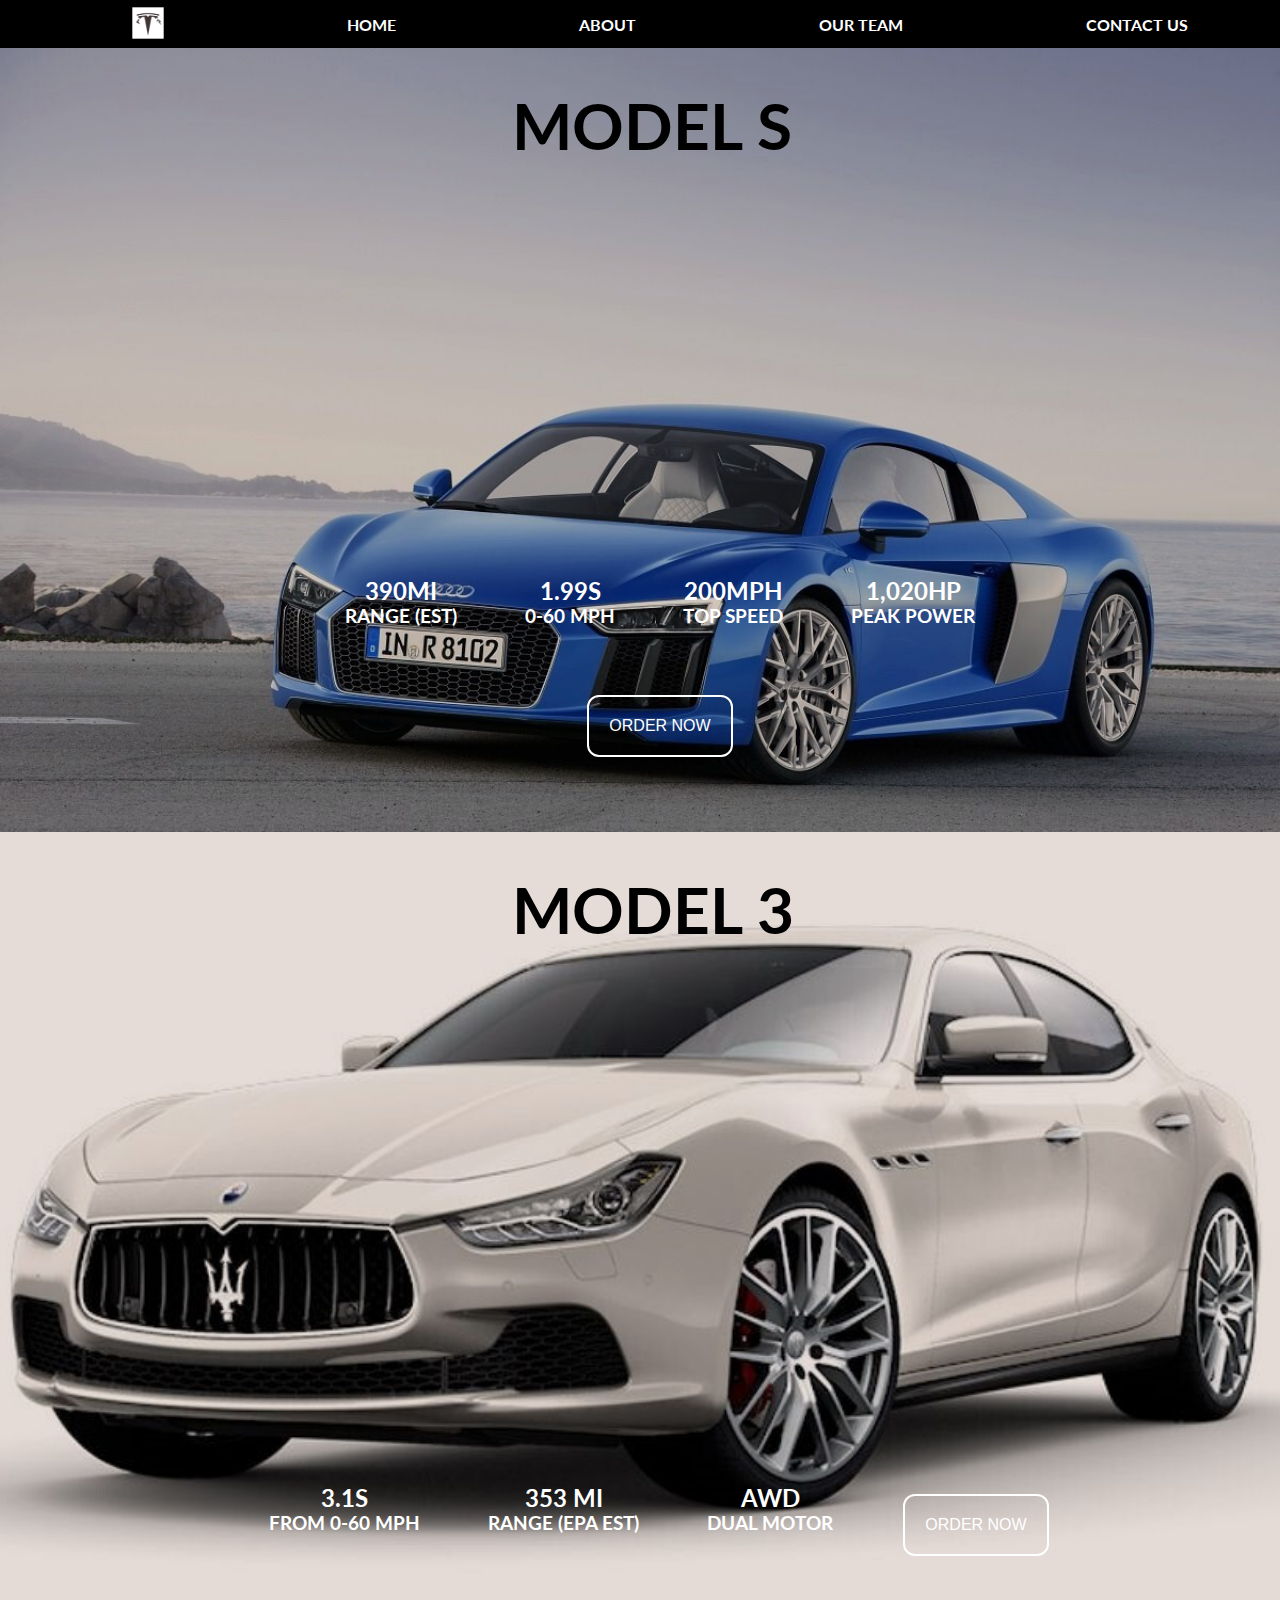
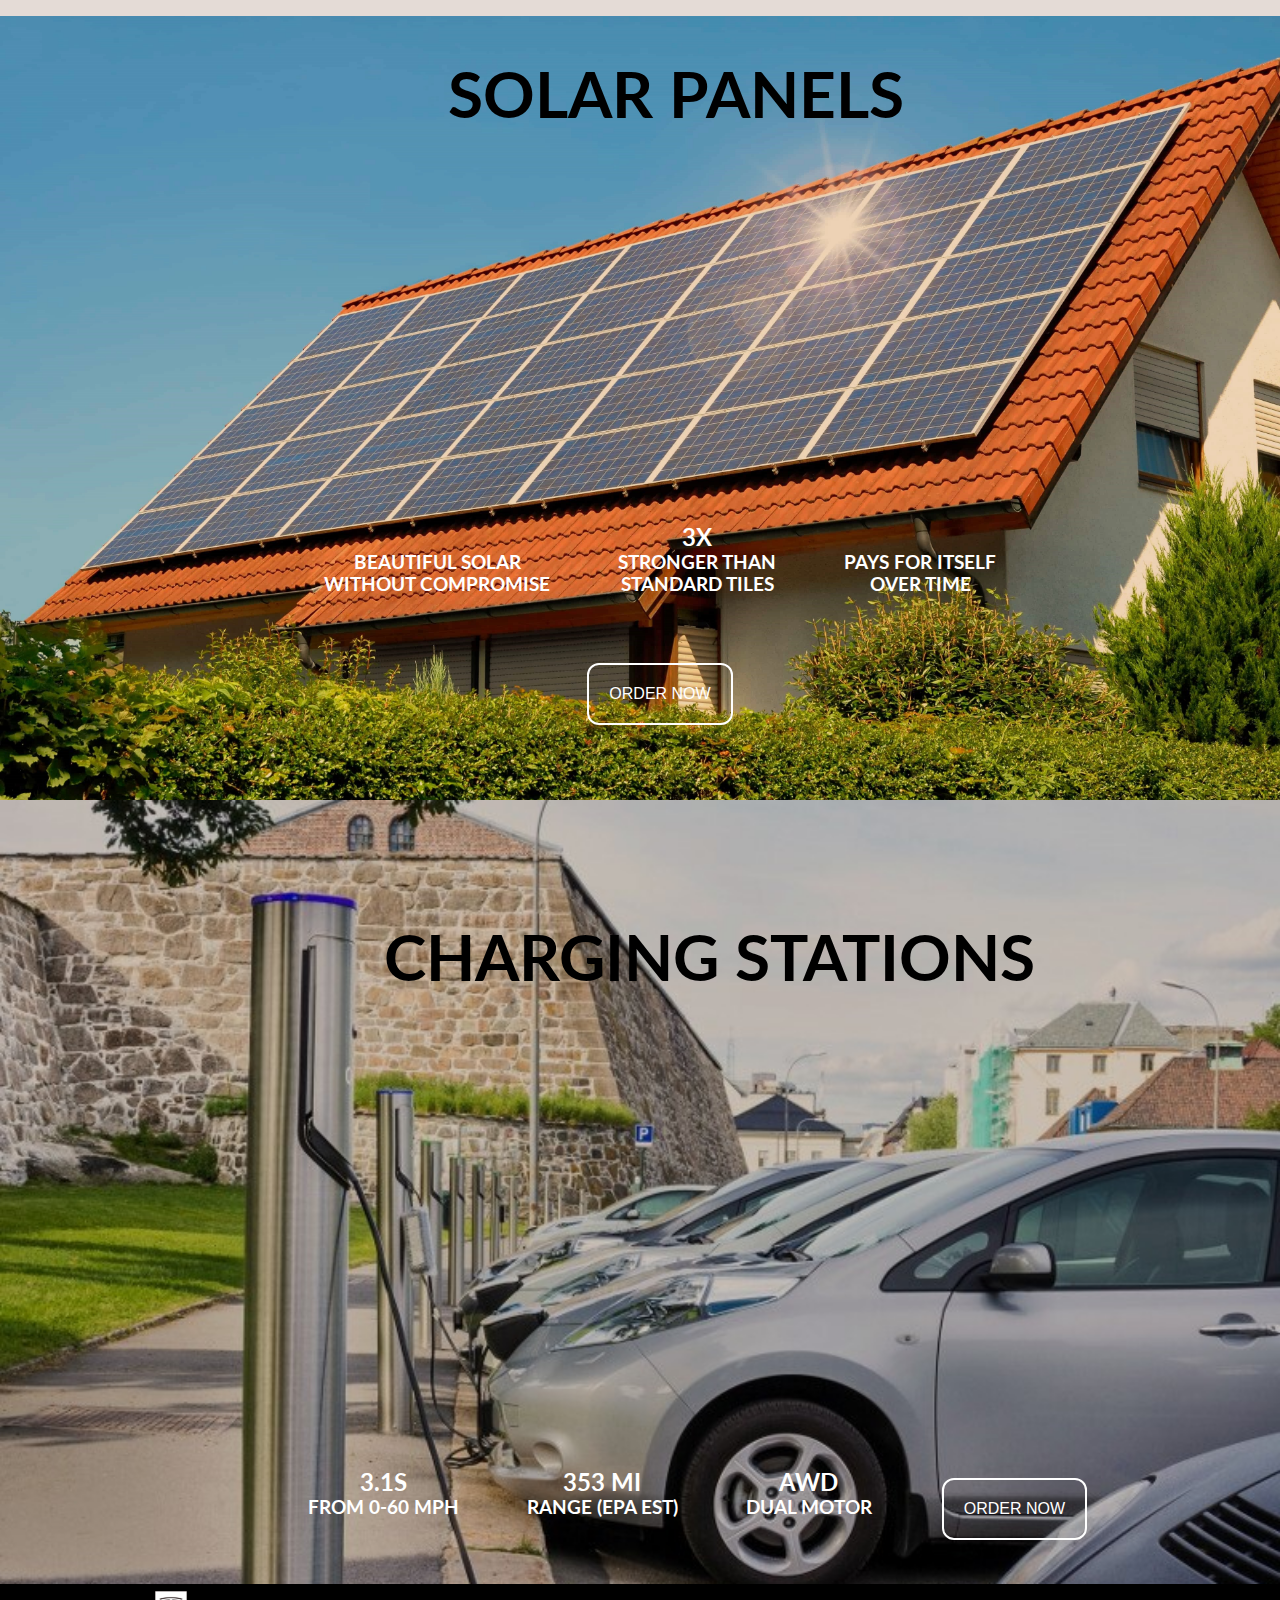
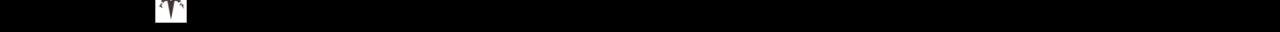
<file: index.html>
<!DOCTYPE html>
<html lang="en">
<head>
    <meta charset="UTF-8">
    <meta http-equiv="X-UA-Compatible" content="IE=edge">
    <meta name="viewport" content="width=device-width, initial-scale=1.0">
    <link rel="preconnect" href="https://fonts.gstatic.com">
    <link href="https://fonts.googleapis.com/css2?family=Lato:wght@700&display=swap" rel="stylesheet">
    <link rel="stylesheet" href="https://cdnjs.cloudflare.com/ajax/libs/font-awesome/5.15.2/css/all.min.css" integrity="sha512-HK5fgLBL+xu6dm/Ii3z4xhlSUyZgTT9tuc/hSrtw6uzJOvgRr2a9jyxxT1ely+B+xFAmJKVSTbpM/CuL7qxO8w==" crossorigin="anonymous" />
    <link href="style.css" rel="stylesheet">
    <title>Home</title>
</head>
<body>
    <!--header-->
    <header>
        
        <ul class="nav header">
            <li class="nav bar image">
                <img src="./image/logo2.png"> 
            </li>
            <li class="nav bar home" ><a href="./index.html">Home</a></li>
            <li class="nav bar about"><a href="./about.html">About</a></li>
            <li class="nav bar our-team"><a href="./our-team.html">Our Team</a></li>
            <li class="nav bar contact-us"><a href="./contact-us.html">Contact Us</a></li>
            
        </ul>

    </header>

    <!--/header-->
    
    <!--main-->
    <main>
        <div class= "strip one">
           <h1>model s</h1>
           <ul class="strip footer">
            <li>
                  <h2>390mi</h2> 
                  <h3>Range (est)</h3>
            </li>
            <li>  
                <h2>1.99s</h2> 
                <h3>0-60 mph</h3>
            </li>
            <li>
                <h2>200mph</h2> 
                <h3>Top Speed</h3>  
            </li>
            <li>
                <h2>1,020hp</h2> 
                <h3>Peak Power</h3> 
            </li>
            <li class="strip button" ><a href="https://www.tesla.com/models/design#overview" target="_blank"> <button>ORDER NOW</button></a></li>
           </ul>
        </div>

        <div class= "strip two">
            <h1>model 3</h1>
            <ul class="strip footer">
                <li>
                    <h2>3.1s</h2> 
                    <h3>From 0-60 mph</h3>
              </li>
                 <li>  
                  <h2>353 mi</h2> 
                  <h3>Range (EPA est)</h3>
              </li>
              <li>
                  <h2>AWD</h2> 
                  <h3>Dual Motor</h3>  
              </li>
              <li class="strip button"><a href="https://www.tesla.com/models/design#overview" target="_blank"> <button>ORDER NOW</button></a></li>
            </ul>
        </div>

        <div class= "strip three">
            <h1>Solar Panels</h1>
            <ul class="strip footer">
                <li>
                    <h2></h2> 
                    <h3>Beautiful Solar </br> Without Compromise</h3>
              </li>
                 <li>  
                  <h2>3X</h2> 
                  <h3>Stronger Than </br> Standard Tiles</h3>
              </li>
              <li>
                  <h2></h2> 
                  <h3>Pays For Itself </br> Over Time</h3>  
              </li>
              <li class="strip button"><a href="https://www.tesla.com/models/design#overview" target="_blank"> <button>ORDER NOW</button></a></li>
            </ul>
        </div>

        <div class= "strip four">
            <h1>charging stations</h1>
            <ul class="strip footer">
                <li>
                    <h2>3.1s</h2> 
                    <h3>From 0-60 mph</h3>
              </li>
                 <li>  
                  <h2>353 mi</h2> 
                  <h3>Range (EPA est)</h3>
              </li>
              <li>
                  <h2>AWD</h2> 
                  <h3>Dual Motor</h3>  
              </li>
              <li class="strip button"><a href="https://www.tesla.com/models/design#overview" target="_blank"> <button>ORDER NOW</button></a></li>
            </ul>
        </div>


    </main>
    <!--/main-->

    <!--footer-->
    <footer>
        
        <ul class="nav footer">
            <li class="nav bar image">© &nbsp;&nbsp;&nbsp;
                <img src="./image/logo2.png"> 
            </li>
            <li class="nav bar" ><a href="https://www.facebook.com/" target="_blank"><i class="fab fa-facebook-square"></i></a></li>
            <li class="nav bar"><a href="https://www.instagram.com/" target="_blank"><i class="fab fa-instagram-square"></i></a></li>
            <li class="nav bar"><a href="https://mail.google.com/" target="_blank"><i class="fas fa-envelope-square"></i></a></li>
            <li class="nav bar "><a href="https://twitter.com/" target="_blank"><i class="fab fa-twitter-square"></i></a></li>


            
        </ul>
    </footer>

    <!--/footer-->


</body>
</html>
</file>
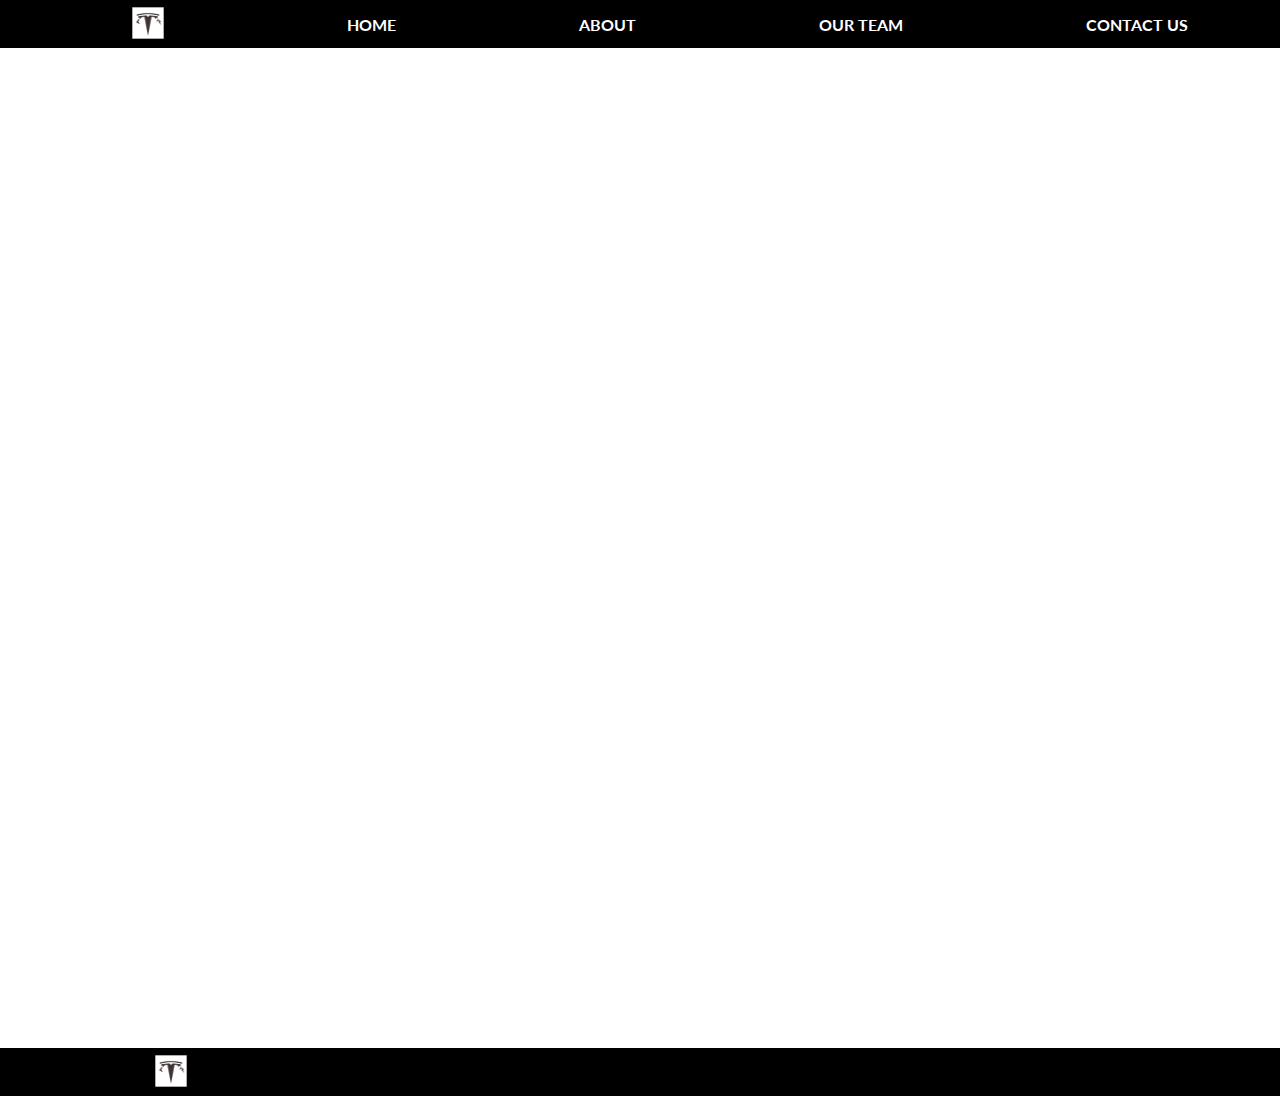
<file: about.html>
<!DOCTYPE html>
<html lang="en">
<head>
    <meta charset="UTF-8">
    <meta http-equiv="X-UA-Compatible" content="IE=edge">
    <meta name="viewport" content="width=device-width, initial-scale=1.0">
    <link rel="preconnect" href="https://fonts.gstatic.com">
    <link href="https://fonts.googleapis.com/css2?family=Lato:wght@700&display=swap" rel="stylesheet">
    <link rel="stylesheet" href="https://cdnjs.cloudflare.com/ajax/libs/font-awesome/5.15.2/css/all.min.css" integrity="sha512-HK5fgLBL+xu6dm/Ii3z4xhlSUyZgTT9tuc/hSrtw6uzJOvgRr2a9jyxxT1ely+B+xFAmJKVSTbpM/CuL7qxO8w==" crossorigin="anonymous" />
    <link href="style.css" rel="stylesheet">
    <title>About</title>
</head>
<body>
     <!--header-->
     <header>
        
        <ul class="nav header">
            <li class="nav bar image">
                <img src="./image/logo2.png"> 
            </li>
            <li class="nav bar home" ><a href="./index.html">Home</a></li>
            <li class="nav bar about"><a href="./about.html">About</a></li>
            <li class="nav bar our-team"><a href="./our-team.html">Our Team</a></li>
            <li class="nav bar contact-us"><a href="./contact-us.html">Contact Us</a></li>
            
        </ul>

    </header>

    <!--/header-->

    <!--main-->
    <div class="about model-image">
        <div class="about content">
            <h1>about us</h1>
            <br>
            <br>
            <br>
            <p>
                Keff-La, Inc. is an Israeli electric vehicle and
                <br> clean energy company based in Tel-Aviv, Israel.
                <br> Keff-La's current products include electric cars,
                <br>battery energy storage from home to grid scale, solar
                <br>panels and solar roof tiles, as well as other
                <br> related products and services.
                <br>
                <br>Keff-La is ranked as the world's best-selling plug-in and 
                <br> battery electric passenger car manufacturer, with a market
                <br>share of 16% of the plug-in segment and 23% of the battery
                <br>electric segment 2020 sales.
            </p>

        </div>
    </div>

    <!--/main-->

     <!--footer-->
     <footer>
        <ul class="nav footer">
            <li class="nav bar image">© &nbsp;&nbsp;&nbsp;
                <img src="./image/logo2.png"> 
            </li>
            <li class="nav bar" ><a href="https://www.facebook.com/" target="_blank"><i class="fab fa-facebook-square"></i></a></li>
            <li class="nav bar"><a href="https://www.instagram.com/" target="_blank"><i class="fab fa-instagram-square"></i></a></li>
            <li class="nav bar"><a href="https://mail.google.com/" target="_blank"><i class="fas fa-envelope-square"></i></a></li>
            <li class="nav bar "><a href="https://twitter.com/" target="_blank"><i class="fab fa-twitter-square"></i></a></li>
        </ul>

        
    </footer>

    <!--/footer-->
    
</body>
</html>
</file>
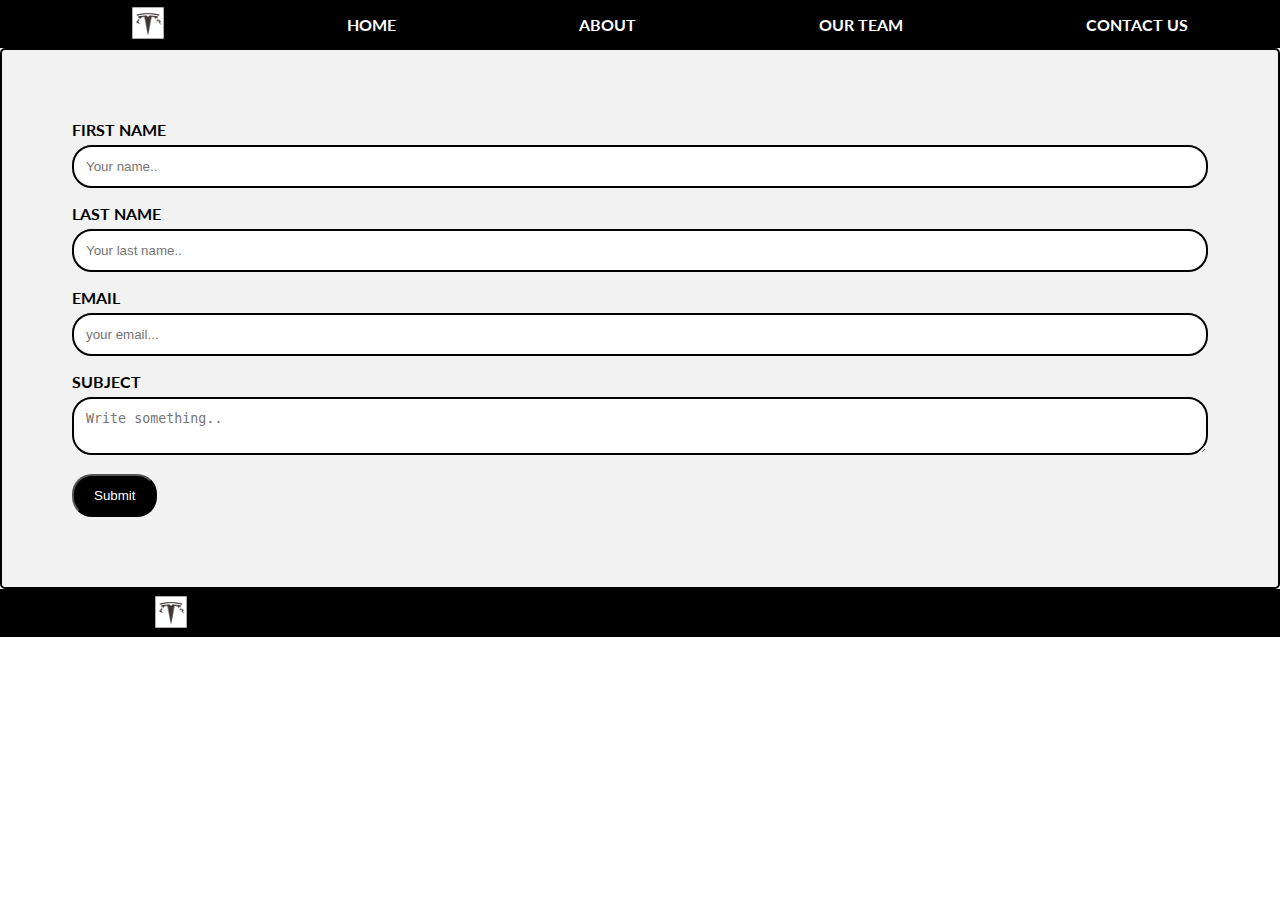
<file: contact-us.html>
<!DOCTYPE html>
<html lang="en">
<head>
    <meta charset="UTF-8">
    <meta http-equiv="X-UA-Compatible" content="IE=edge">
    <meta name="viewport" content="width=device-width, initial-scale=1.0">
    <link rel="preconnect" href="https://fonts.gstatic.com">
    <link href="https://fonts.googleapis.com/css2?family=Lato:wght@700&display=swap" rel="stylesheet">
    <link rel="stylesheet" href="https://cdnjs.cloudflare.com/ajax/libs/font-awesome/5.15.2/css/all.min.css" integrity="sha512-HK5fgLBL+xu6dm/Ii3z4xhlSUyZgTT9tuc/hSrtw6uzJOvgRr2a9jyxxT1ely+B+xFAmJKVSTbpM/CuL7qxO8w==" crossorigin="anonymous" />
    <link href="style.css" rel="stylesheet">
    <title>Contact</title>
</head>
<body>
     <!--header-->
     <header>
        
        <ul class="nav header">
            <li class="nav bar image">
                <img src="./image/logo2.png"> 
            </li>
            <li class="nav bar home" ><a href="./index.html">Home</a></li>
            <li class="nav bar about"><a href="./about.html">About</a></li>
            <li class="nav bar our-team"><a href="./our-team.html">Our Team</a></li>
            <li class="nav bar contact-us"><a href="./contact-us.html">Contact Us</a></li>
            
        </ul>

    </header>

    <!--/header-->

    <!--Main!-->
    
    <div class="container">
        <label for="fname">First Name</label>
        <input type="text" id="fname" name="firstname" placeholder="Your name..">
        <label for="lname">Last Name</label>
        <input type="text" id="lname" name="lastname" placeholder="Your last name..">
        <label for="Email">Email</label>
        <input type="text" id="Email" name="email" placeholder="your email...">
        <label for="subject">Subject</label>
        <textarea id="subject" name="subject" placeholder="Write something.."></textarea>
        <input type="submit" >
    </div>
     <!--/Main!-->

    <!--footer-->
    <footer>
        <ul class="nav footer">
            <li class="nav bar image">© &nbsp;&nbsp;&nbsp;
                <img src="./image/logo2.png"> 
            </li>
            <li class="nav bar" ><a href="https://www.facebook.com/" target="_blank"><i class="fab fa-facebook-square"></i></a></li>
            <li class="nav bar"><a href="https://www.instagram.com/" target="_blank"><i class="fab fa-instagram-square"></i></a></li>
            <li class="nav bar"><a href="https://mail.google.com/" target="_blank"><i class="fas fa-envelope-square"></i></a></li>
            <li class="nav bar "><a href="https://twitter.com/" target="_blank"><i class="fab fa-twitter-square"></i></a></li>
        </ul>
    </footer>

    <!--/footer-->
</body>
</html>
</file>
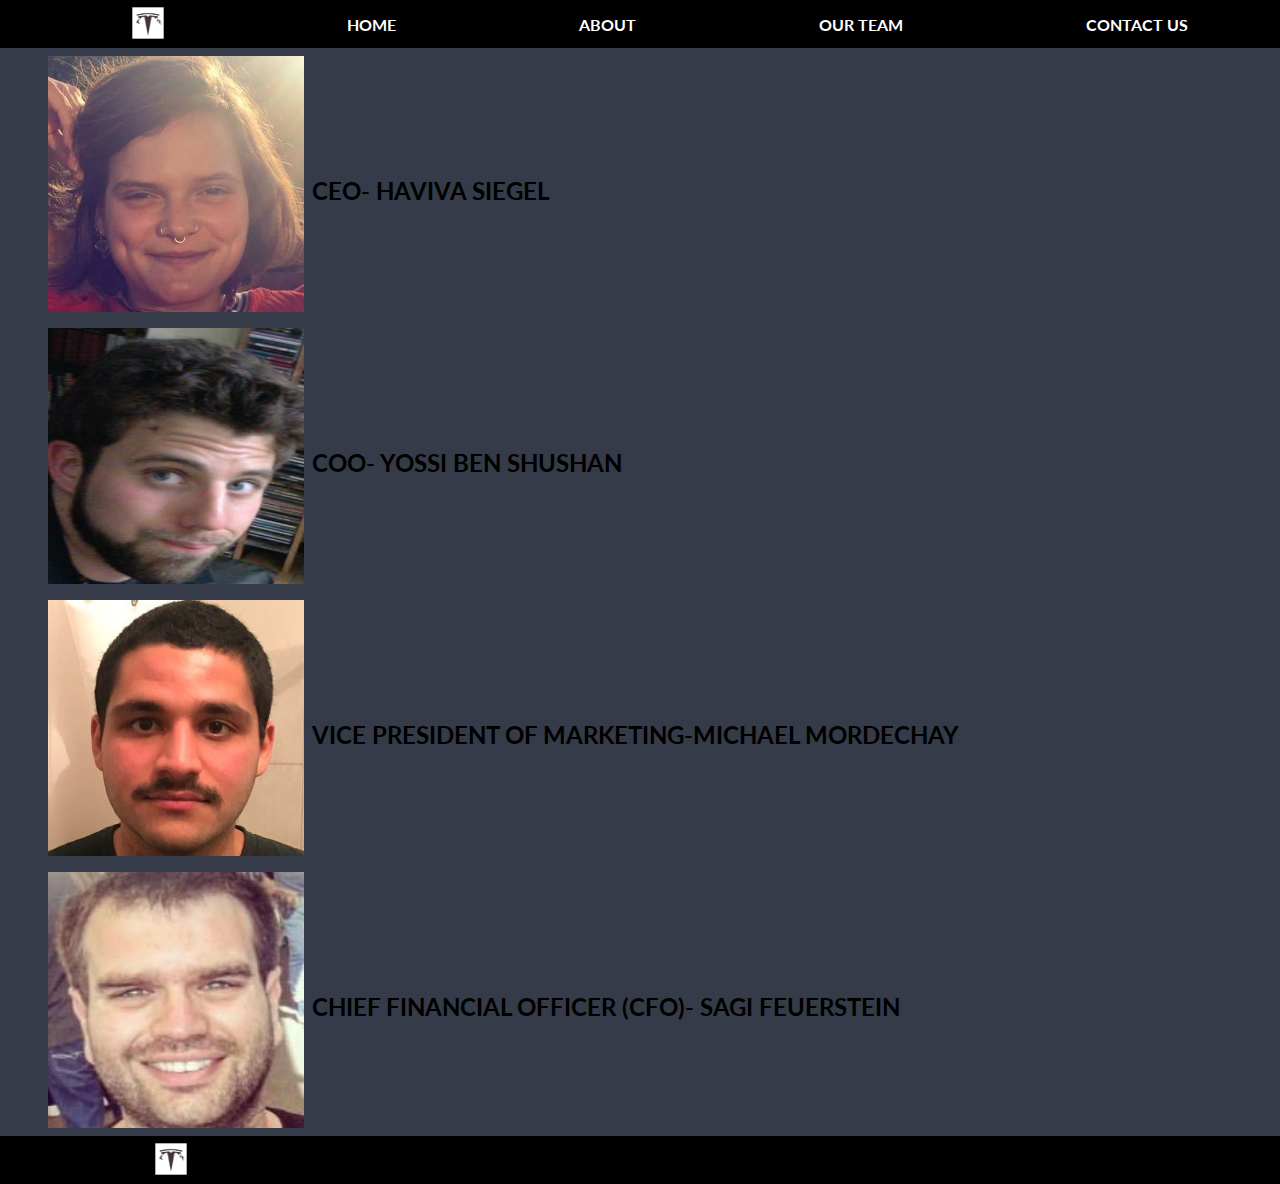
<file: our-team.html>
<!DOCTYPE html>
<html lang="en">
<head>
    <meta charset="UTF-8">
    <meta http-equiv="X-UA-Compatible" content="IE=edge">
    <meta name="viewport" content="width=device-width, initial-scale=1.0">
    <link rel="preconnect" href="https://fonts.gstatic.com">
    <link href="https://fonts.googleapis.com/css2?family=Lato:wght@700&display=swap" rel="stylesheet">
    <link rel="stylesheet" href="https://cdnjs.cloudflare.com/ajax/libs/font-awesome/5.15.2/css/all.min.css" integrity="sha512-HK5fgLBL+xu6dm/Ii3z4xhlSUyZgTT9tuc/hSrtw6uzJOvgRr2a9jyxxT1ely+B+xFAmJKVSTbpM/CuL7qxO8w==" crossorigin="anonymous" />
    <link href="style.css" rel="stylesheet">
    <title>Our Team</title>
</head>
<body>
     <!--header-->
     <header>
        
        <ul class="nav header">
            <li class="nav bar image">
                <img src="./image/logo2.png"> 
            </li>
            <li class="nav bar home" ><a href="./index.html">Home</a></li>
            <li class="nav bar about"><a href="./about.html">About</a></li>
            <li class="nav bar our-team"><a href="./our-team.html">Our Team</a></li>
            <li class="nav bar contact-us"><a href="./contact-us.html">Contact Us</a></li>
            
        </ul>

    </header>

    <!--/header-->

    <!--Main-->
    <main class="about-us column"> 
        <ul class="about-us row">
            <li class="about-us image">
                <img src="./image/חביבה.jpg" alt="haviva-tova-siegel"/>
            </li>
            <li class="about-us info">
                <h2>CEO- HAVIVA SIEGEL
                </h2>
            </li>
        </ul>

        <ul class="about-us row">
            <li class="about-us image">
                <img src="./image/יוסי.jpg" alt="yossi"/> 
            </li>
            <li class="about-us info">
                <h2>COO- YOSSI BEN SHUSHAN
                </h2>
            </li>
        </ul>

        <ul class="about-us row">
            <li class="about-us image">
                <img src="./image/מייקל.jpg" alt="mickel"/> 
            </li>
            <li class="about-us info">
                <h2>Vice President of Marketing-Michael Mordechay
                </h2>
            </li>
        </ul>
            
        <ul class="about-us row">
            <li class="about-us image">
                <img src="./image/שגיא.jpg" alt="sagi"/> 
            </li>
            <li class="about-us info">
                <h2>Chief Financial Officer (CFO)- Sagi feuerstein
                </h2>
            </li>
        </ul>
    </main>
   <!--/Main-->

     <!--footer-->
     <footer>
        <ul class="nav footer">
            <li class="nav bar image">© &nbsp;&nbsp;&nbsp;
                <img src="./image/logo2.png"> 
            </li>
            <li class="nav bar" ><a href="https://www.facebook.com/" target="_blank"><i class="fab fa-facebook-square"></i></a></li>
            <li class="nav bar"><a href="https://www.instagram.com/" target="_blank"><i class="fab fa-instagram-square"></i></a></li>
            <li class="nav bar"><a href="https://mail.google.com/" target="_blank"><i class="fas fa-envelope-square"></i></a></li>
            <li class="nav bar "><a href="https://twitter.com/" target="_blank"><i class="fab fa-twitter-square"></i></a></li>
            
        </ul>
    </footer>

    <!--/footer-->
    
</body>
</html>
</file>
<file: style.css>
* {
  margin: 0;
}
html {
  text-transform: uppercase;
  font-weight: bold;
  font-family: "Lato", sans-serif;
}
/*header*/
.nav.header {
  display: flex;
  flex-flow: row wrap;
  justify-content: space-evenly;
  align-items: flex-start;
  height: 3em;
  width: auto;
  background-color: black;
}
.nav.bar {
  margin: auto;
  list-style-type: none;
}
.nav.header .nav.bar a {
  text-decoration: none;
  color: white;
}

.nav.bar.image > img {
  height: 2em;
  width: 2em;
}

.nav.header .nav.bar > a:hover {
  color: pink;
  transition-duration: 0.2s;
  cursor: pointer;
}

/*End header*/

/*footer*/
.nav.footer {
  position: relative;
  bottom: 0px;
  left: 0px;
  right: 0px;
  margin: 0px;
  padding: 0px;
  display: flex;
  flex-flow: row wrap;
  justify-content: space-evenly;
  align-items: flex-start;
  height: 3em;
  width: auto;
  background-color: black;
}
.nav.bar {
  margin: auto;
  list-style-type: none;
}

.nav.footer .nav.bar a {
  text-decoration: none;
  color: white;
  height: 2em;
  width: 2em;
  margin: 0;
}

.nav.footer .nav.bar a:hover {
  color: pink;
  transition-duration: 0.2s;
  cursor: pointer;
}
/*End footer*/

/*Main*/
main .strip.one {
  background-image: url("./image/3\ מתוקן.jpg");
  background-repeat: no-repeat;
  height: 49em;
  background-size: cover;
  background-position: center;
  position: relative;
}

main .strip.one h1 {
  position: absolute;
  top: 5%;
  left: 40%;
  right: 40%;
  font-size: 4em;
  width: 11em;
}

.strip.one > ul.strip.footer {
  list-style-type: none;
  text-align: center;
  position: absolute;
  bottom: 5%;
  right: 14%;
  left: 14%;
  color: white;
}

main .strip.two {
  background-image: url("./image/1\ מתוקן.jpg");
  background-repeat: no-repeat;
  height: 49em;
  background-size: cover;
  background-position: top;
  position: relative;
}

main .strip.two h1 {
  position: absolute;
  top: 5%;
  left: 40%;
  right: 40%;
  font-size: 4em;
  width: 11em;
}

.strip.two > ul.strip.footer {
  list-style-type: none;
  text-align: center;
  position: absolute;
  bottom: 3%;
  right: 15%;
  left: 15%;
  color: white;
}

main .strip.three {
  background-image: url("./image/2\ מתוקן.jpg");
  background-repeat: no-repeat;
  height: 49em;
  background-size: cover;
  background-position: center;
  position: relative;
}

main .strip.three h1 {
  position: absolute;
  top: 5%;
  left: 35%;
  right: 35%;
  font-size: 4em;
  width: 11em;
}

.strip.three > ul.strip.footer {
  list-style-type: none;
  text-align: center;
  position: absolute;
  bottom: 5%;
  right: 15%;
  left: 15%;
  color: white;
}

main .strip.four {
  background-image: url("./image/תקין\ חניה.jpg");
  background-repeat: no-repeat;
  height: 49em;
  background-size: cover;
  background-position: center;
  position: relative;
}

main .strip.four h1 {
  position: absolute;
  top: 15%;
  left: 30%;
  right: 30%;
  font-size: 4em;
  width: 11em;
}

.strip.four > ul.strip.footer {
  list-style-type: none;
  text-align: center;
  position: absolute;
  bottom: 1%;
  right: 10%;
  left: 16%;
  color: white;
}

.strip > .strip.footer > li {
  display: inline-block;
  margin: 2em;
}

button {
  background-color: transparent;
  border: 2px solid white;
  color: white;
  padding: 20px;
  text-align: center;
  text-decoration: none;
  font-size: 16px;
  margin: 4px 2px;
  border-radius: 12px;
  transition-duration: 1s;
  cursor: pointer;
  text-decoration: none;
}

button:hover {
  background-color: white;
  color: black;
}

/*End main*/

/*Contact us*/
input[type="text"],
select,
textarea {
  width: 100%;
  padding: 12px;
  border: 2px solid black;
  border-radius: 20px;
  box-sizing: border-box;
  margin-top: 6px;
  margin-bottom: 16px;
}
input[type="submit"] {
  color: white;
  padding: 12px 20px;
  border: solid 50x;
  cursor: pointer;
}
input[type="submit"] {
  background-color: black;
  border-radius: 20px;
}
.container {
  border-radius: 5px;
  background-color: #f2f2f2;
  padding: 70px;
  border: solid 2px;
}
/*End contact us*/

/*Our team*/
.about-us {
  display: flex;
  justify-content: left;
  flex-wrap: wrap;
  background-color: #353b48;
}

.about-us .info {
  position: relative;
  top: 8em;
  bottom: 8em;
  height: 0em;
}

.about-us ul {
  list-style-type: none;
}

.about-us.column {
  flex-flow: column;
}

.about-us.row {
  flex-flow: row;
}

.about-us img {
  padding: 0.5em;
  width: 16em;
  height: 16em;
  transition: all 2s ease;
}

.about-us img:hover {
  border-radius: 10em;
}
/*Our team*/

/*About*/
.about.model-image {
  background-image: url(https://i.redd.it/95x8l3jn56cz.jpg);
  height: 1000px;
  background-position: center;
  background-repeat: no-repeat;
  background-size: cover;
}
.about.content {
  text-align: center;
  color: white;
}
/*End About*/
</file>
